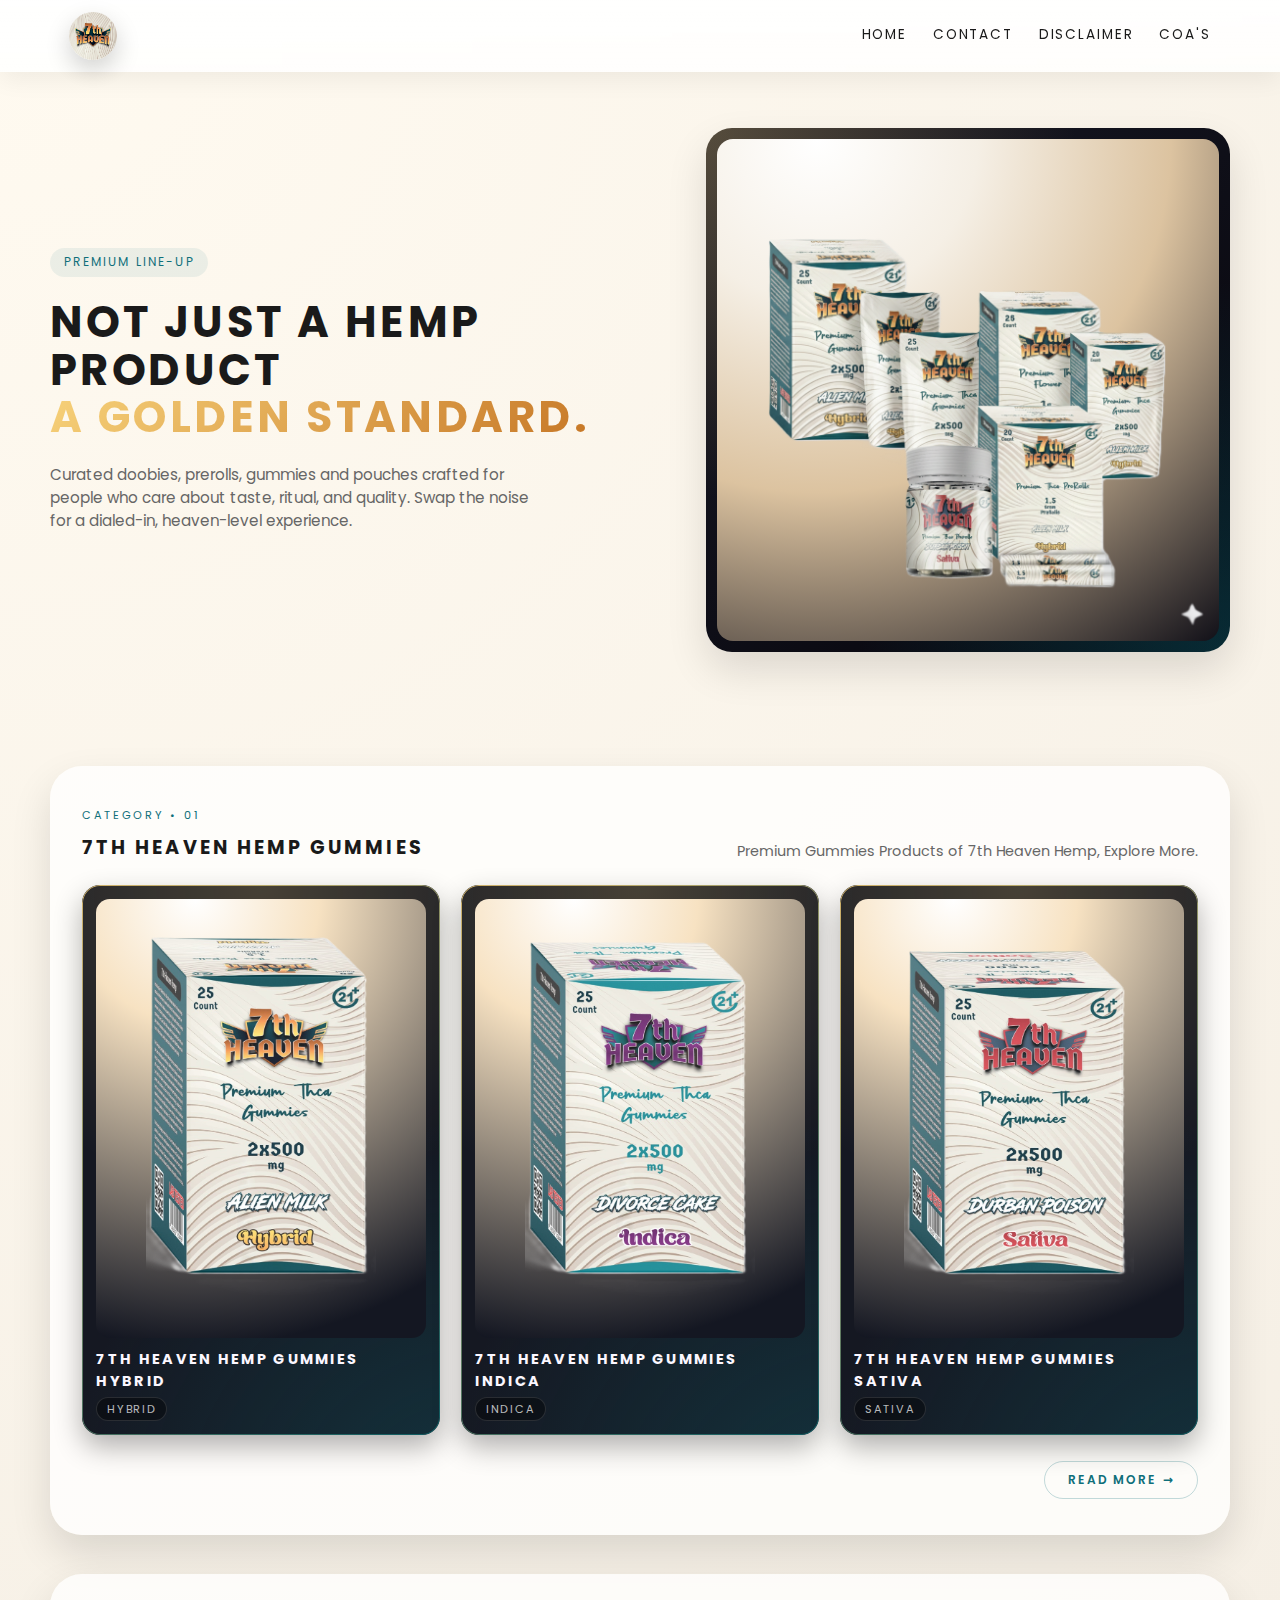
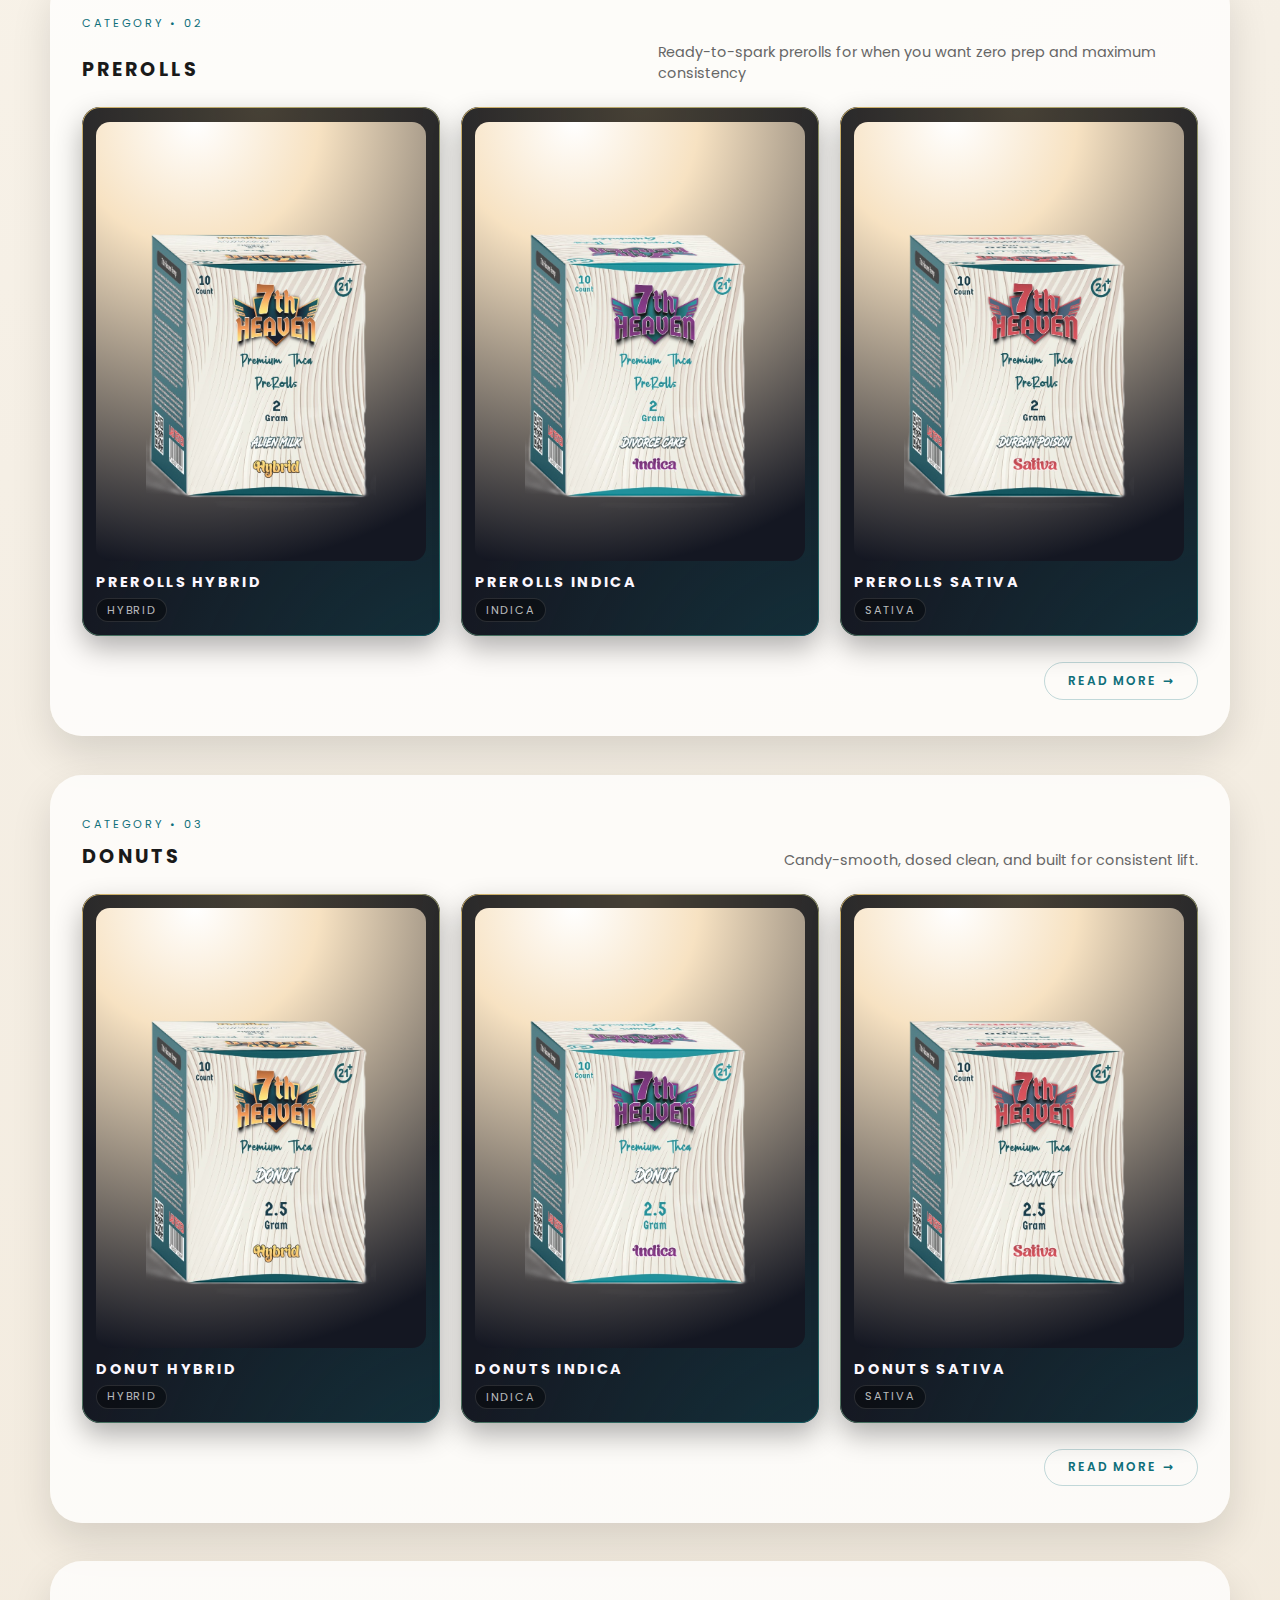
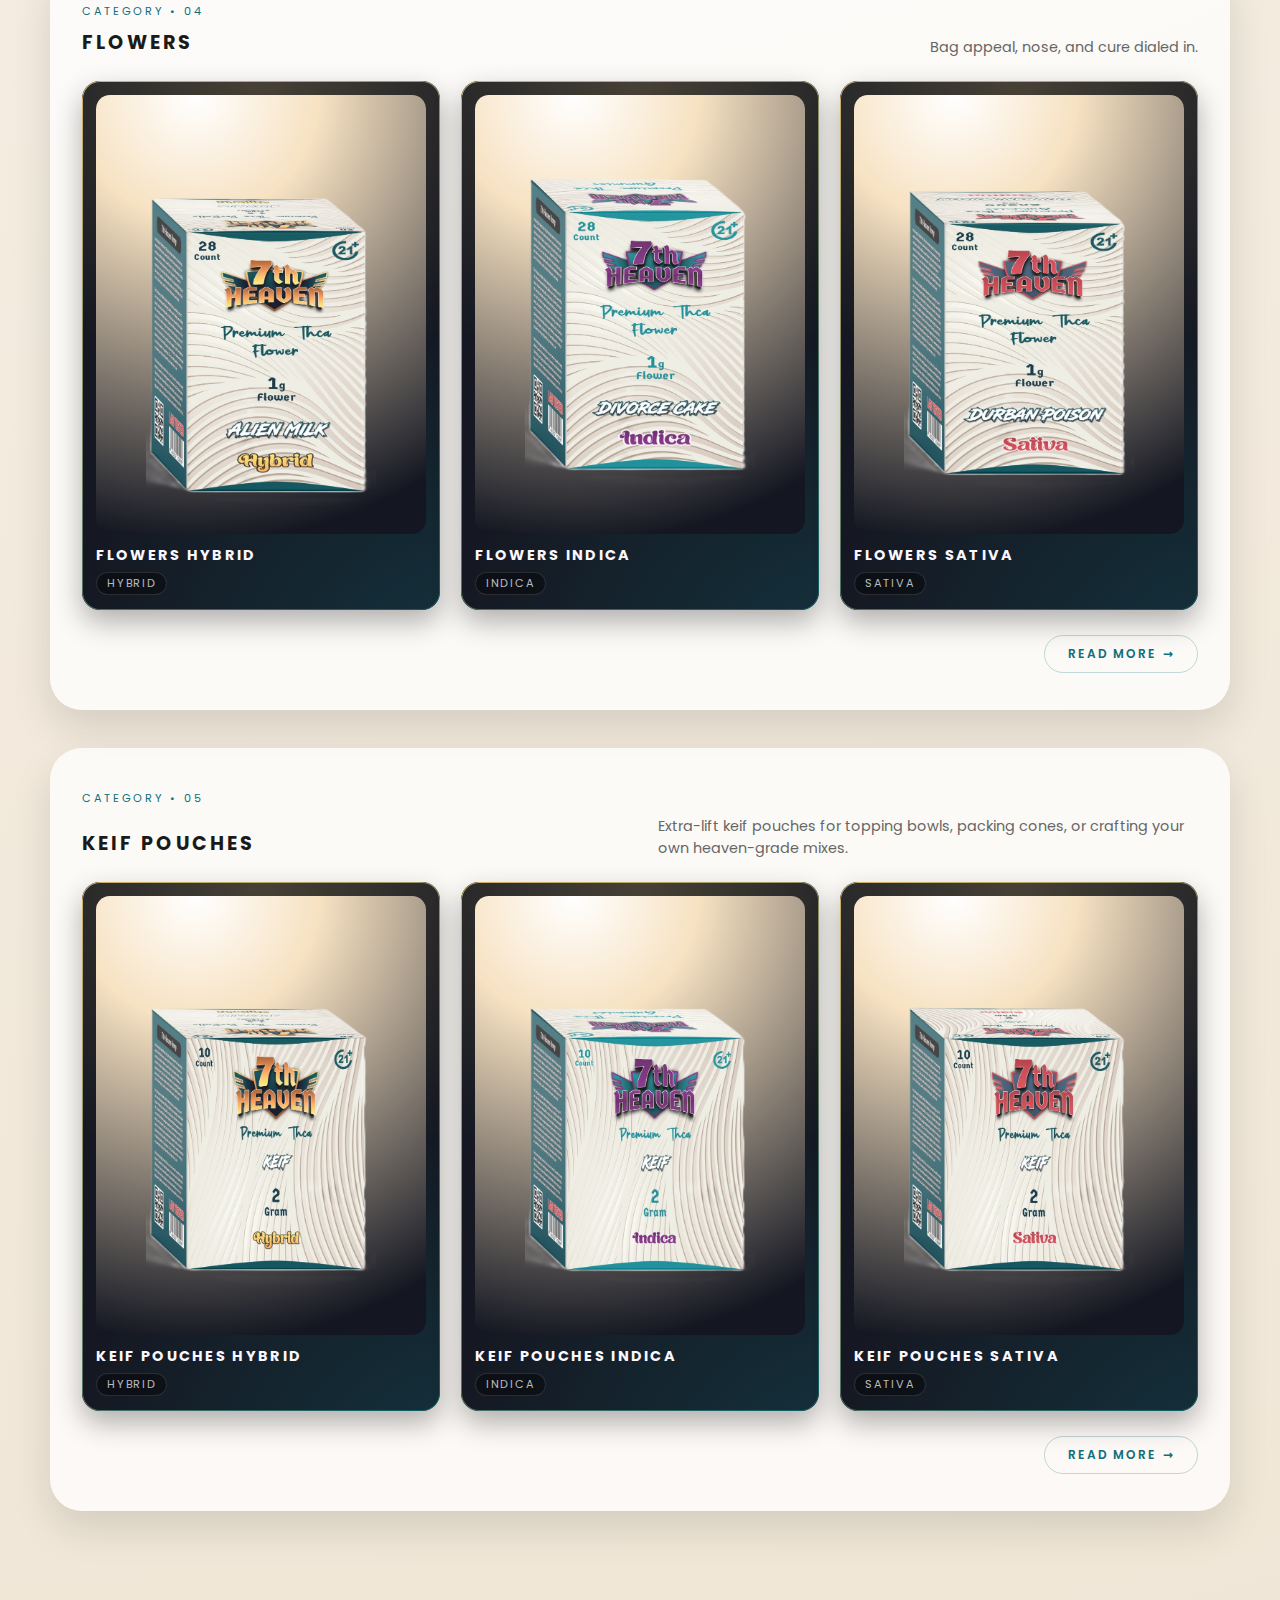
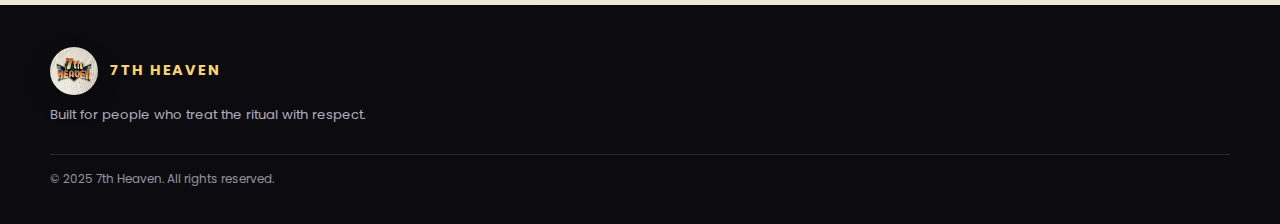
<file: index.html>
<!DOCTYPE html>
<html lang="en">
  <head>
    <meta charset="UTF-8" />
    <meta name="viewport" content="width=device-width, initial-scale=1.0" />
    <title>7th Heaven – Premium Collection</title>
    <link rel="stylesheet" href="Assets/css/style.css" />
    <link
      style="border-radius: 50%"
      rel="icon"
      href="./Assets/images/logomain.jpg"
    />
    <link rel="preconnect" href="https://fonts.googleapis.com" />
    <link rel="preconnect" href="https://fonts.gstatic.com" crossorigin />
    <link
      href="https://fonts.googleapis.com/css2?family=Amarna:ital,wght@0,100..700;1,100..700&display=swap"
      rel="stylesheet"
    />
    <link
      href="https://fonts.googleapis.com/css2?family=Poppins:wght@300;400;500;600;700&display=swap"
      rel="stylesheet"
    />
  </head>

  <body>
    <div class="page-wrapper">
      <!-- ================= HEADER ================= -->
      <header class="site-header">
        <div class="header-inner">
          <a href="#top" class="logo-area">
            <!-- Your logo image -->
            <img
              src="./Assets/images/logomain.jpg"
              alt="7th Heaven logo"
              class="logo-img"
            />
          </a>
          <nav class="nav-links">
            <a href="./index.html">Home</a>
            <a href="./contact.html">Contact</a>
            <a href="./disclaimer.html">Disclaimer</a>
            <a href="./labreports.html">COA's</a>
          </nav>

          <!-- <div class="nav-cta">
          <button class="btn btn-outline">Find Products</button>
          <button class="btn btn-primary">Contact Us</button>
        </div> -->

          <button class="menu-toggle" aria-label="Toggle navigation">
            <span class="menu-line"></span>
          </button>
        </div>

        <!-- Mobile nav -->
        <div class="mobile-nav" id="mobileNav">
          <div class="mobile-nav-inner">
            <div class="mobile-nav-links">
              <a href="index.html">Home</a>
              <a href="contact.html">Contact</a>
              <a href="labreports.html">COA's</a>
              <a href="disclaimer.html">Disclaimer</a>
            </div>
            <!-- <div class="mobile-nav-cta">
            <button class="btn btn-outline" style="flex:1;">Find a Store</button>
            <button class="btn btn-primary" style="flex:1;">Join the Club</button>
          </div> -->
          </div>
        </div>
      </header>

      <main id="top">
        <!-- ================= HERO ================= -->
        <section class="hero">
          <div class="hero-inner">
            <div class="hero-copy">
              <div class="hero-badge">
                <span>Premium line-up</span>
              </div>
              <h1 class="hero-heading">
                Not just a Hemp Product<br />
                <span class="hero-highlight">A golden standard.</span>
              </h1>
              <p class="hero-text">
                Curated doobies, prerolls, gummies and pouches crafted for
                people who care about taste, ritual, and quality. Swap the noise
                for a dialed-in, heaven-level experience.
              </p>
              <!-- <div class="hero-actions">
              <button class="btn btn-primary">
                Contact Us
              </button>
              <button class="btn btn-outline">
                Disclaimer
              </button>
            </div> -->
            </div>
            <div class="hero-media">
              <div class="hero-frame">
                <div class="hero-image-placeholder">
                  <img
                    src="./Assets/images/Banner Two.png"
                    alt="7th Heaven hero banner"
                  />
                </div>
              </div>
            </div>
          </div>
        </section>

        <section class="section">
          <div class="section-inner">
            <!-- ============== DOOBIES SECTION ============== -->
            <section class="category-section" id="doobies">
              <div class="category-tag">Category • 01</div>
              <div class="category-heading-row">
                <div>
                  <h2 class="category-title">7th Heaven Hemp Gummies</h2>
                </div>
                <p class="category-description">
                  Premium Gummies Products of 7th Heaven Hemp, Explore More.
                </p>
              </div>

              <div class="product-grid">
                <!-- Card 1 -->
                <article class="product-card">
                  <div class="product-media">
                    <div class="product-media-inner">
                      <!-- ADD IMAGE HERE -->
                      <img
                        src="./Assets/images/Gummies/Gummies hybrid box.png"
                        alt="Doobie product 1"
                      />
                    </div>
                  </div>
                  <div class="product-body">
                    <h3 class="product-title">
                      7th Heaven Hemp Gummies Hybrid
                    </h3>
                    <div class="product-meta">
                      <span class="product-pill">Hybrid</span>
                      <!-- <span>1g pre-roll</span> -->
                    </div>
                  </div>
                </article>

                <!-- Card 2 -->
                <article class="product-card">
                  <div class="product-media">
                    <div class="product-media-inner">
                      <!-- ADD IMAGE HERE -->
                      <img
                        src="./Assets/images/Gummies/Gummies Indica box.png"
                        alt="Doobie product 2"
                      />
                    </div>
                  </div>
                  <div class="product-body">
                    <h3 class="product-title">
                      7th Heaven Hemp Gummies Indica
                    </h3>
                    <div class="product-meta">
                      <span class="product-pill">Indica</span>
                    </div>
                  </div>
                </article>

                <!-- Card 3 -->
                <article class="product-card">
                  <div class="product-media">
                    <div class="product-media-inner">
                      <!-- ADD IMAGE HERE -->
                      <img
                        src="./Assets/images/Gummies/Gummies Sativa box.png"
                        alt="Doobie product 3"
                      />
                    </div>
                  </div>
                  <div class="product-body">
                    <h3 class="product-title">
                      7th Heaven Hemp Gummies Sativa
                    </h3>
                    <div class="product-meta">
                      <span class="product-pill">Sativa</span>
                    </div>
                  </div>
                </article>
              </div>

              <div class="category-footer">
                <a href="products.html" class="btn-ghost-light">
                  Read more<span>→</span>
                </a>
              </div>
            </section>

            <!-- ============== PREROLLS SECTION ============== -->
            <section class="category-section" id="prerolls">
              <div class="category-tag">Category • 02</div>
              <div class="category-heading-row">
                <div>
                  <h2 class="category-title">Prerolls</h2>
                </div>
                <p class="category-description">
                  Ready-to-spark prerolls for when you want zero prep and
                  maximum consistency
                </p>
              </div>

              <div class="product-grid">
                <!-- Card 1 -->
                <article class="product-card">
                  <div class="product-media">
                    <div class="product-media-inner">
                      <img
                        src="./Assets/images/PreRolls/prerolls hybrid box 3.png"
                        alt="Preroll product 1"
                      />
                    </div>
                  </div>
                  <div class="product-body">
                    <h3 class="product-title">PreRolls Hybrid</h3>
                    <div class="product-meta">
                      <span class="product-pill">Hybrid</span>
                      <!-- <span>0.75g</span> -->
                    </div>
                  </div>
                </article>

                <!-- Card 2 -->
                <article class="product-card">
                  <div class="product-media">
                    <div class="product-media-inner">
                      <img
                        src="./Assets/images/PreRolls/prerollls indica box 3.png"
                        alt="Preroll product 2"
                      />
                    </div>
                  </div>
                  <div class="product-body">
                    <h3 class="product-title">PreRolls Indica</h3>
                    <div class="product-meta">
                      <span class="product-pill">Indica</span>
                      <!-- <span>Smooth draw</span> -->
                    </div>
                  </div>
                </article>

                <!-- Card 3 -->
                <article class="product-card">
                  <div class="product-media">
                    <div class="product-media-inner">
                      <img
                        src="./Assets/images/PreRolls/prerolls sativa box 3.png"
                        alt="Preroll product 3"
                      />
                    </div>
                  </div>
                  <div class="product-body">
                    <h3 class="product-title">PreRolls Sativa</h3>
                    <div class="product-meta">
                      <span class="product-pill">Sativa</span>
                      <!-- <span>Slow burn</span> -->
                    </div>
                  </div>
                </article>
              </div>

              <div class="category-footer">
                <a href="products.html" class="btn-ghost-light">
                  Read more<span>→</span>
                </a>
              </div>
            </section>

            <!-- ============== GUMMIES SECTION ============== -->
            <section class="category-section" id="gummies">
              <div class="category-tag">Category • 03</div>
              <div class="category-heading-row">
                <div>
                  <h2 class="category-title">Donuts</h2>
                </div>
                <p class="category-description">
                  Candy-smooth, dosed clean, and built for consistent lift.
                </p>
              </div>

              <div class="product-grid">
                <!-- Card 1 -->
                <article class="product-card">
                  <div class="product-media">
                    <div class="product-media-inner">
                      <img src="./Assets/images/Donuts/donut hybrid box.png" />
                    </div>
                  </div>
                  <div class="product-body">
                    <h3 class="product-title">Donut Hybrid</h3>
                    <div class="product-meta">
                      <span class="product-pill">Hybrid</span>
                      <!-- <span>10 pcs</span> -->
                    </div>
                  </div>
                </article>

                <!-- Card 2 -->
                <article class="product-card">
                  <div class="product-media">
                    <div class="product-media-inner">
                      <img
                        src="./Assets/images/Donuts/donut indica box.png"
                        alt="Gummy product 2"
                      />
                    </div>
                  </div>
                  <div class="product-body">
                    <h3 class="product-title">Donuts Indica</h3>
                    <div class="product-meta">
                      <span class="product-pill">Indica</span>
                      <!-- <span>Micro dose</span> -->
                    </div>
                  </div>
                </article>

                <!-- Card 3 -->
                <article class="product-card">
                  <div class="product-media">
                    <div class="product-media-inner">
                      <img
                        src="./Assets/images/Donuts/donut sativa box.png"
                        alt="Gummy product 3"
                      />
                    </div>
                  </div>
                  <div class="product-body">
                    <h3 class="product-title">Donuts Sativa</h3>
                    <div class="product-meta">
                      <span class="product-pill">Sativa</span>
                    </div>
                  </div>
                </article>
              </div>

              <div class="category-footer">
                <a href="products.html" class="btn-ghost-light">
                  Read more<span>→</span>
                </a>
              </div>
            </section>

            <!-- ============== FLOWERS SECTION ============== -->
            <section class="category-section" id="flowers">
              <div class="category-tag">Category • 04</div>
              <div class="category-heading-row">
                <div>
                  <h2 class="category-title">Flowers</h2>
                </div>
                <p class="category-description">
                  Bag appeal, nose, and cure dialed in.
                </p>
              </div>

              <div class="product-grid">
                <!-- Card 1 -->
                <article class="product-card">
                  <div class="product-media">
                    <div class="product-media-inner">
                      <img
                        src="./Assets/images/Flowers/flower box hybrid.png"
                        alt="Flower product 1"
                      />
                    </div>
                  </div>
                  <div class="product-body">
                    <h3 class="product-title">Flowers Hybrid</h3>
                    <div class="product-meta">
                      <span class="product-pill">Hybrid</span>
                      <!-- <span>3.5g</span> -->
                    </div>
                  </div>
                </article>

                <!-- Card 2 -->
                <article class="product-card">
                  <div class="product-media">
                    <div class="product-media-inner">
                      <img
                        src="./Assets/images/Flowers/flower box indica.png"
                        alt="Flower product 2"
                      />
                    </div>
                  </div>
                  <div class="product-body">
                    <h3 class="product-title">Flowers Indica</h3>
                    <div class="product-meta">
                      <span class="product-pill">Indica</span>
                      <!-- <span>Uplift</span> -->
                    </div>
                  </div>
                </article>

                <!-- Card 3 -->
                <article class="product-card">
                  <div class="product-media">
                    <div class="product-media-inner">
                      <img
                        src="./Assets/images/Flowers/flower box sativa.png"
                        alt="Flower product 3"
                      />
                    </div>
                  </div>
                  <div class="product-body">
                    <h3 class="product-title">Flowers Sativa</h3>
                    <div class="product-meta">
                      <span class="product-pill">Sativa</span>
                      <!-- <span>Deep calm</span> -->
                    </div>
                  </div>
                </article>
              </div>

              <div class="category-footer">
                <a href="products.html" class="btn-ghost-light">
                  Read more<span>→</span>
                </a>
              </div>
            </section>

            <!-- ============== KEIF POUCHES SECTION ============== -->
            <section class="category-section" id="keif">
              <div class="category-tag">Category • 05</div>
              <div class="category-heading-row">
                <div>
                  <h2 class="category-title">Keif Pouches</h2>
                </div>
                <p class="category-description">
                  Extra-lift keif pouches for topping bowls, packing cones, or
                  crafting your own heaven-grade mixes.
                </p>
              </div>

              <div class="product-grid">
                <!-- Card 1 -->
                <article class="product-card">
                  <div class="product-media">
                    <div class="product-media-inner">
                      <img
                        src="./Assets/images/Keif Pouche/keif box hybrid.png"
                        alt="Keif pouch 1"
                      />
                    </div>
                  </div>
                  <div class="product-body">
                    <h3 class="product-title">Keif Pouches Hybrid</h3>
                    <div class="product-meta">
                      <span class="product-pill">Hybrid</span>
                    </div>
                  </div>
                </article>

                <!-- Card 2 -->
                <article class="product-card">
                  <div class="product-media">
                    <div class="product-media-inner">
                      <img
                        src="./Assets/images/Keif Pouche/keif box indica.png"
                        alt="Keif pouch 2"
                      />
                    </div>
                  </div>
                  <div class="product-body">
                    <h3 class="product-title">Keif Pouches Indica</h3>
                    <div class="product-meta">
                      <span class="product-pill">Indica</span>
                    </div>
                  </div>
                </article>

                <!-- Card 3 -->
                <article class="product-card">
                  <div class="product-media">
                    <div class="product-media-inner">
                      <img
                        src="./Assets/images/Keif Pouche/keif box sativa.png"
                        alt="Keif pouch 3"
                      />
                    </div>
                  </div>
                  <div class="product-body">
                    <h3 class="product-title">Keif Pouches Sativa</h3>
                    <div class="product-meta">
                      <span class="product-pill">Sativa</span>
                    </div>
                  </div>
                </article>
              </div>

              <div class="category-footer">
                <a href="products.html" class="btn-ghost-light">
                  Read more<span>→</span>
                </a>
              </div>
            </section>
          </div>
        </section>
      </main>

      <footer class="site-footer">
        <div class="footer-inner">
          <div class="footer-logo-block">
            <div class="logo-area">
              <img
                src="./Assets/images/logomain.jpg"
                alt="7th Heaven logo"
                class="logo-img"
              />
              <div class="logo-text">
                <div class="logo-title" style="color: #f7d27a">7th Heaven</div>
              </div>
            </div>
            <p class="footer-text">
              Built for people who treat the ritual with respect.
            </p>
          </div>
        </div>

        <div class="footer-meta">
          <span>© 2025 7th Heaven. All rights reserved.</span>
        </div>
      </footer>
    </div>

    <script>
      const menuToggle = document.querySelector(".menu-toggle");
      const mobileNav = document.getElementById("mobileNav");

      menuToggle.addEventListener("click", () => {
        mobileNav.classList.toggle("open");
      });
      mobileNav.addEventListener("click", (e) => {
        if (e.target.tagName === "A") {
          mobileNav.classList.remove("open");
        }
      });
    </script>
  </body>
</html>
</file>
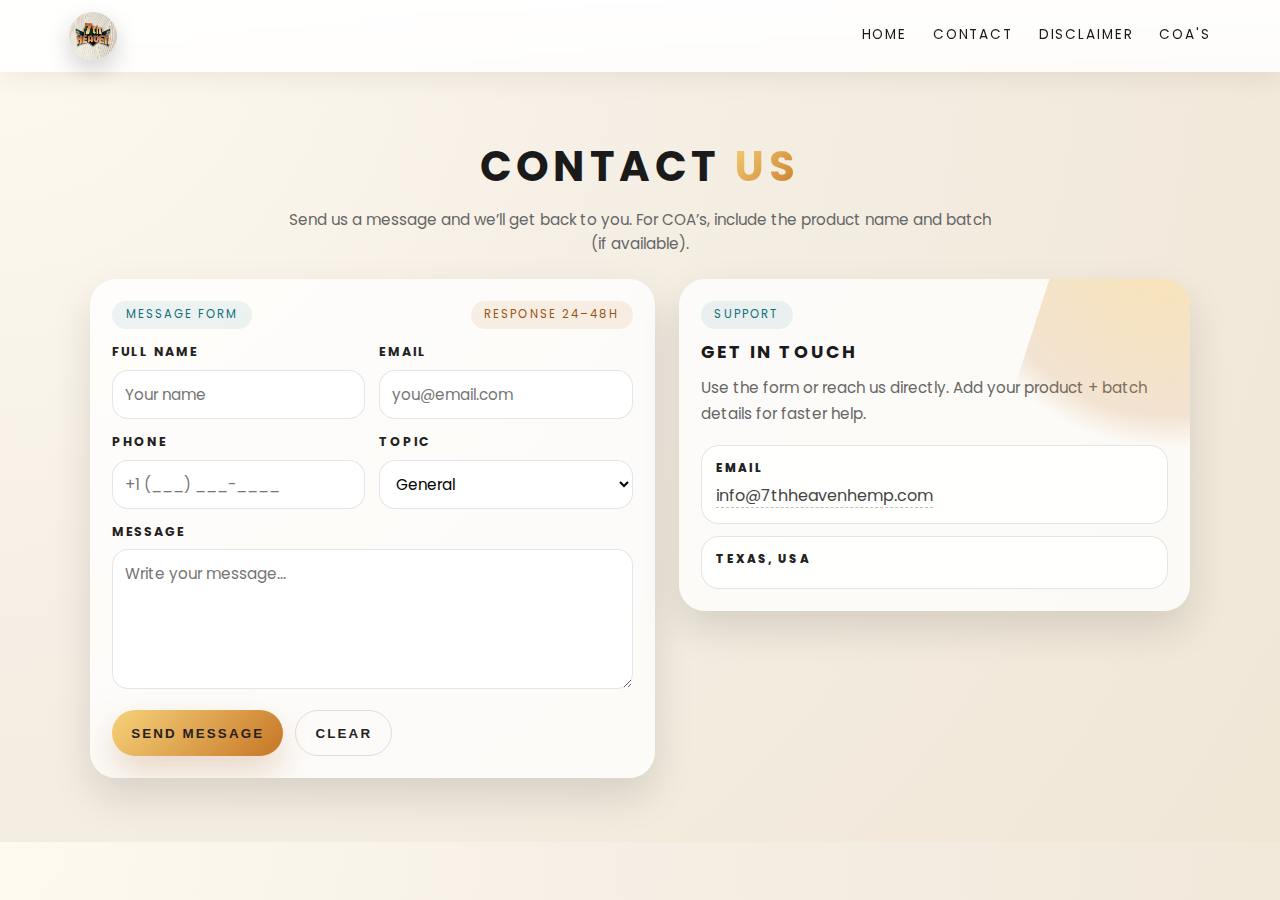
<file: contact.html>
<!DOCTYPE html>
<html lang="en">
  <head>
    <meta charset="UTF-8" />
    <meta name="viewport" content="width=device-width, initial-scale=1.0" />
    <title>Contact | 7th Heaven Hemp</title>

    <link rel="stylesheet" href="Assets/css/style.css" />

    <link rel="preconnect" href="https://fonts.googleapis.com" />
    <link rel="preconnect" href="https://fonts.gstatic.com" crossorigin />
    <link
      href="https://fonts.googleapis.com/css2?family=Amarna:ital,wght@0,100..700;1,100..700&display=swap"
      rel="stylesheet"
    />
    <link
      href="https://fonts.googleapis.com/css2?family=Poppins:wght@300;400;500;600;700&display=swap"
      rel="stylesheet"
    />

    <style>
      .contact-page {
        padding: 5% 6%;
      }
      .contact-wrap {
        max-width: 1100px;
        margin: 0 auto;
        display: grid;
        grid-template-columns: 1.05fr 0.95fr;
        gap: 24px;
        align-items: start;
      }
      @media (max-width: 900px) {
        .contact-wrap {
          grid-template-columns: 1fr;
        }
      }

      .contact-hero {
        max-width: 1100px;
        margin: 0 auto 22px;
        text-align: center;
      }
      .contact-title {
        font-size: clamp(1.9rem, 3.6vw, 2.6rem);
        text-transform: uppercase;
        letter-spacing: 0.12em;
        margin: 0 0 0.6rem;
      }
      .contact-sub {
        max-width: 720px;
        margin: 0 auto;
        color: #666;
        font-size: 0.95rem;
        line-height: 1.6;
      }

      .card {
        background: rgba(255, 255, 255, 0.78);
        border-radius: 26px;
        box-shadow: 0 18px 40px rgba(0, 0, 0, 0.12);
        overflow: hidden;
      }

      .form-card {
        padding: 22px;
      }
      .form-head {
        display: flex;
        align-items: center;
        justify-content: space-between;
        gap: 14px;
        margin-bottom: 14px;
      }
      .form-badge {
        display: inline-flex;
        align-items: center;
        gap: 0.5rem;
        font-size: 0.72rem;
        text-transform: uppercase;
        letter-spacing: 0.18em;
        padding: 0.35rem 0.85rem;
        border-radius: 999px;
        background: rgba(15, 111, 122, 0.08);
        color: var(--accent-teal, #0f6f7a);
        width: fit-content;
        white-space: nowrap;
      }
      .gold-word {
        background: linear-gradient(135deg, #f7d27a, #c67625);
        -webkit-background-clip: text;
        color: transparent;
      }

      .form-grid {
        display: grid;
        grid-template-columns: 1fr 1fr;
        gap: 14px;
        margin-top: 14px;
      }
      @media (max-width: 560px) {
        .form-grid {
          grid-template-columns: 1fr;
        }
      }

      .field {
        text-align: left;
      }
      .label {
        display: block;
        font-size: 0.78rem;
        font-weight: 700;
        letter-spacing: 0.14em;
        text-transform: uppercase;
        color: #222;
        margin: 0 0 8px;
      }

      .input,
      .textarea,
      .select {
        width: 100%;
        border-radius: 16px;
        border: 1px solid rgba(0, 0, 0, 0.1);
        padding: 12px 12px;
        font-family: inherit;
        font-size: 0.95rem;
        background: rgba(255, 255, 255, 0.9);
        outline: none;
        transition: box-shadow 0.15s ease, border-color 0.15s ease,
          transform 0.12s ease;
      }
      .textarea {
        min-height: 140px;
        resize: vertical;
      }

      .input:focus,
      .textarea:focus,
      .select:focus {
        border-color: rgba(198, 118, 37, 0.55);
        box-shadow: 0 0 0 4px rgba(198, 118, 37, 0.15);
      }

      .full {
        grid-column: 1 / -1;
      }

      .form-actions {
        display: flex;
        gap: 12px;
        margin-top: 14px;
        flex-wrap: wrap;
      }

      .btn-gold {
        border: 0;
        cursor: pointer;
        padding: 0.9rem 1.2rem;
        border-radius: 999px;
        font-weight: 800;
        letter-spacing: 0.16em;
        text-transform: uppercase;
        background: linear-gradient(135deg, #f7d27a, #c67625);
        color: #262021;
        box-shadow: 0 16px 34px rgba(160, 89, 16, 0.22);
        transition: transform 0.12s ease, filter 0.12s ease;
      }
      .btn-gold:hover {
        transform: translateY(-1px);
        filter: brightness(1.02);
      }
      .btn-ghost {
        border: 1px solid rgba(0, 0, 0, 0.12);
        background: transparent;
        cursor: pointer;
        padding: 0.9rem 1.2rem;
        border-radius: 999px;
        font-weight: 800;
        letter-spacing: 0.16em;
        text-transform: uppercase;
        color: #222;
      }

      .side-card {
        padding: 22px;
        position: relative;
        overflow: hidden;
      }
      .side-top {
        display: flex;
        flex-direction: column;
        gap: 10px;
        margin-bottom: 18px;
        text-align: left;
      }
      .side-title {
        font-size: 1.1rem;
        text-transform: uppercase;
        letter-spacing: 0.14em;
        margin: 0;
      }
      .side-text {
        color: #666;
        margin: 0;
        line-height: 1.7;
        font-size: 0.95rem;
      }

      .info-grid {
        display: grid;
        grid-template-columns: 1fr;
        gap: 12px;
        margin-top: 16px;
      }
      .info-item {
        border: 1px solid rgba(0, 0, 0, 0.1);
        border-radius: 18px;
        padding: 14px 14px;
        background: rgba(255, 255, 255, 0.85);
        text-align: left;
      }
      .info-k {
        font-size: 0.72rem;
        letter-spacing: 0.18em;
        text-transform: uppercase;
        font-weight: 800;
        color: #222;
        margin: 0 0 6px;
      }
      .info-v {
        margin: 0;
        color: #444;
        line-height: 1.6;
        word-break: break-word;
      }
      .info-v a {
        color: inherit;
        text-decoration: none;
        border-bottom: 1px dashed rgba(0, 0, 0, 0.25);
      }
      .info-v a:hover {
        border-bottom-color: rgba(198, 118, 37, 0.7);
      }

      .side-accent {
        position: absolute;
        inset: -40% -35% auto auto;
        width: 320px;
        height: 320px;
        background: radial-gradient(
          circle at 30% 30%,
          rgba(247, 210, 122, 0.55),
          rgba(198, 118, 37, 0.18) 60%,
          transparent 70%
        );
        transform: rotate(18deg);
        pointer-events: none;
      }

      .toast {
        margin-top: 14px;
        padding: 12px 14px;
        border-radius: 16px;
        border: 1px solid rgba(0, 0, 0, 0.1);
        background: rgba(15, 111, 122, 0.06);
        color: #0f6f7a;
        font-size: 0.92rem;
        display: none;
        text-align: left;
      }
      .toast.show {
        display: block;
      }
    </style>
  </head>

  <body>
    <header class="site-header">
      <div class="header-inner">
        <a href="index.html" class="logo-area">
          <img
            src="./Assets/images/logomain.jpg"
            alt="7th Heaven logo"
            class="logo-img"
          />
        </a>

        <nav class="nav-links">
          <a href="index.html">Home</a>
          <a href="contact.html" class="active">Contact</a>
          <a href="disclaimer.html">Disclaimer</a>
          <a href="labreports.html">COA's</a>
        </nav>

        <button class="menu-toggle" aria-label="Toggle navigation">
          <span class="menu-line"></span>
        </button>
      </div>

      <div class="mobile-nav" id="mobileNav">
        <div class="mobile-nav-inner">
          <div class="mobile-nav-links">
            <a href="index.html">Home</a>
            <a href="contact.html">Contact</a>
            <a href="labreports.html">COA's</a>
            <a href="disclaimer.html">Disclaimer</a>
          </div>
        </div>
      </div>
    </header>

    <section class="contact-page">
      <div class="contact-hero">
        <h1 class="contact-title">Contact <span class="gold-word">Us</span></h1>
        <p class="contact-sub">
          Send us a message and we’ll get back to you. For COA’s, include the
          product name and batch (if available).
        </p>
      </div>

      <div class="contact-wrap">
        <div class="card form-card">
          <div class="form-head">
            <div class="form-badge">Message Form</div>
            <div
              class="form-badge"
              style="background: rgba(198, 118, 37, 0.1); color: #9a5316"
            >
              Response 24–48h
            </div>
          </div>

          <form
            method="post"
            action="https://formspree.io/f/xwpgjbgj"
            id="contactForm"
            novalidate
          >
            <div class="form-grid">
              <div class="field">
                <label class="label" for="name">Full Name</label>
                <input
                  class="input"
                  id="name"
                  name="name"
                  type="text"
                  placeholder="Your name"
                  required
                />
              </div>

              <div class="field">
                <label class="label" for="email">Email</label>
                <input
                  class="input"
                  id="email"
                  name="email"
                  type="email"
                  placeholder="you@email.com"
                  required
                />
              </div>

              <div class="field">
                <label class="label" for="phone">Phone</label>
                <input
                  class="input"
                  id="phone"
                  name="phone"
                  type="tel"
                  placeholder="+1 (___) ___-____"
                />
              </div>

              <div class="field">
                <label class="label" for="topic">Topic</label>
                <select class="select" id="topic" name="topic">
                  <option value="General">General</option>
                  <option value="Order">Order / Purchase</option>
                  <option value="COA">COA / Lab Report</option>
                  <option value="Wholesale">Wholesale</option>
                  <option value="Support">Support</option>
                </select>
              </div>

              <div class="field full">
                <label class="label" for="message">Message</label>
                <textarea
                  class="textarea"
                  id="message"
                  name="message"
                  placeholder="Write your message..."
                  required
                ></textarea>
              </div>
            </div>

            <div class="form-actions">
              <button class="btn-gold" type="submit">Send Message</button>
              <button class="btn-ghost" type="reset">Clear</button>
            </div>

            <div class="toast" id="toast">
              Thanks! Your message is ready to send.
            </div>
          </form>
        </div>

        <div class="card side-card">
          <div class="side-accent"></div>

          <div class="side-top">
            <p class="form-badge">Support</p>
            <h2 class="side-title">Get in touch</h2>
            <p class="side-text">
              Use the form or reach us directly. Add your product + batch
              details for faster help.
            </p>
          </div>

          <div class="info-grid">
            <div class="info-item">
              <p class="info-k">Email</p>
              <p class="info-v">
                <a href="mailto:info@7thheavenhemp.com"
                  >info@7thheavenhemp.com
                </a>
              </p>
            </div>

            <!-- <div class="info-item">
              <p class="info-k">Phone</p>
              <p class="info-v">
                <a href="tel:+10000000000">+1 000 000 0000</a>
              </p>
            </div> -->

            <!-- <div class="info-item">
              <p class="info-k">Business Hours</p>
              <p class="info-v">Mon–Fri • 10:00 AM – 6:00 PM</p>
            </div> -->

            <div class="info-item">
              <p class="info-k">Texas, USA</p>
              <!-- <p class="info-v">Add your address here</p> -->
            </div>
          </div>
        </div>
      </div>
    </section>

    <script>
      const menuToggle = document.querySelector(".menu-toggle");
      const mobileNav = document.getElementById("mobileNav");
      if (menuToggle && mobileNav) {
        menuToggle.addEventListener("click", () =>
          mobileNav.classList.toggle("open")
        );
        mobileNav.addEventListener("click", (e) => {
          if (e.target.tagName === "A") mobileNav.classList.remove("open");
        });
      }
    </script>
  </body>
</html>
</file>
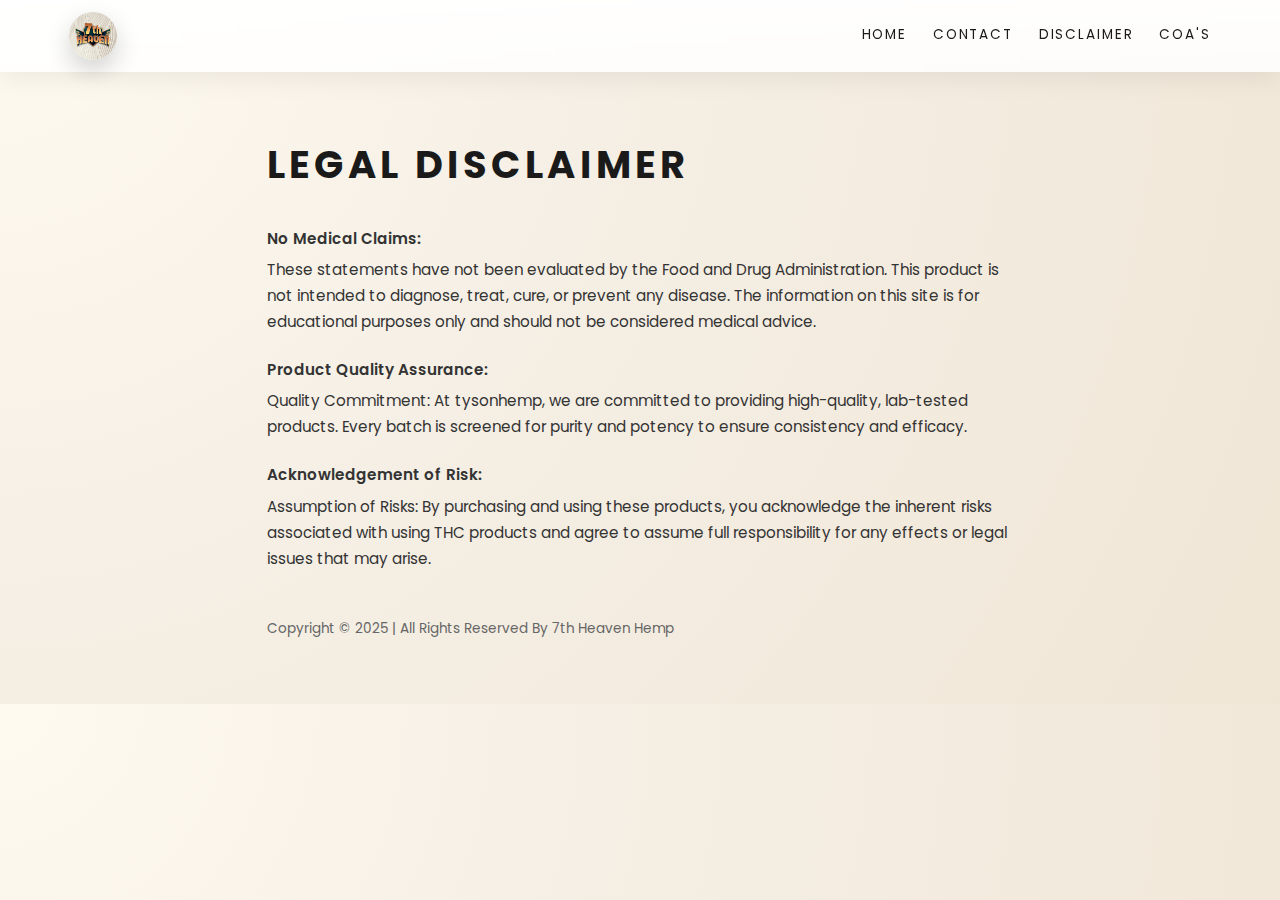
<file: disclaimer.html>
<!DOCTYPE html>
<html lang="en">
  <head>
    <meta charset="UTF-8" />
    <meta name="viewport" content="width=device-width, initial-scale=1.0" />
    <title>Disclaimer | 7th Heaven Hemp</title>

    <link rel="stylesheet" href="Assets/css/style.css" />
    <link rel="preconnect" href="https://fonts.googleapis.com" />
    <link rel="preconnect" href="https://fonts.gstatic.com" crossorigin />
    <link
      href="https://fonts.googleapis.com/css2?family=Amarna:ital,wght@0,100..700;1,100..700&display=swap"
      rel="stylesheet"
    />
    <link
      href="https://fonts.googleapis.com/css2?family=Poppins:wght@300;400;500;600;700&display=swap"
      rel="stylesheet"
    />

    <style>
      .disclaimer-page {
        padding: 5% 6%;
        max-width: 900px;
        margin: 0 auto;
      }

      .disclaimer-title {
        font-size: clamp(1.8rem, 3.5vw, 2.4rem);
        letter-spacing: 0.12em;
        text-transform: uppercase;
        margin-bottom: 2rem;
      }

      .disclaimer-content p {
        margin-bottom: 1.4rem;
        font-size: 0.95rem;
        line-height: 1.7;
        color: #333;
      }

      .disclaimer-content strong {
        display: block;
        margin-bottom: 0.35rem;
        font-weight: 600;
      }

      .disclaimer-footer {
        margin-top: 3rem;
        font-size: 0.85rem;
        color: #666;
      }
    </style>
  </head>

  <body>
    <header class="site-header">
      <div class="header-inner">
        <a href="index.html" class="logo-area">
          <img
            src="./Assets/images/logomain.jpg"
            alt="7th Heaven logo"
            class="logo-img"
          />
        </a>

        <nav class="nav-links">
          <a href="index.html">Home</a>
          <a href="contact.html">Contact</a>
          <a href="disclaimer.html" class="active">Disclaimer</a>
          <a href="labreports.html">COA's</a>
        </nav>

        <div class="mobile-nav" id="mobileNav">
          <div class="mobile-nav-inner">
            <div class="mobile-nav-links">
              <a href="index.html">Home</a>
              <a href="contact.html">Contact</a>
              <a href="labreports.html">COA's</a>
              <a href="disclaimer.html">Disclaimer</a>
            </div>
            <!-- <div class="mobile-nav-cta">
            <button class="btn btn-outline" style="flex:1;">Find a Store</button>
            <button class="btn btn-primary" style="flex:1;">Join the Club</button>
          </div> -->
          </div>
        </div>

        <button class="menu-toggle" aria-label="Toggle navigation">
          <span class="menu-line"></span>
        </button>
      </div>
    </header>

    <section class="disclaimer-page">
      <h1 class="disclaimer-title">Legal Disclaimer</h1>

      <div class="disclaimer-content">
        <p>
          <strong>No Medical Claims:</strong>
          These statements have not been evaluated by the Food and Drug
          Administration. This product is not intended to diagnose, treat, cure,
          or prevent any disease. The information on this site is for
          educational purposes only and should not be considered medical advice.
        </p>

        <p>
          <strong>Product Quality Assurance:</strong>
          Quality Commitment: At tysonhemp, we are committed to providing
          high-quality, lab-tested products. Every batch is screened for purity
          and potency to ensure consistency and efficacy.
        </p>

        <p>
          <strong>Acknowledgement of Risk:</strong>
          Assumption of Risks: By purchasing and using these products, you
          acknowledge the inherent risks associated with using THC products and
          agree to assume full responsibility for any effects or legal issues
          that may arise.
        </p>
      </div>

      <div class="disclaimer-footer">
        Copyright © 2025 | All Rights Reserved By 7th Heaven Hemp
      </div>
    </section>

    <script>
      const menuToggle = document.querySelector(".menu-toggle");
      const mobileNav = document.getElementById("mobileNav");
      if (menuToggle && mobileNav) {
        menuToggle.addEventListener("click", () =>
          mobileNav.classList.toggle("open")
        );
      }
    </script>
  </body>
</html>
</file>
<file: Assets/css/style.css>
:root {
      --bg-main: #f5efe5;
      --bg-light: #fbf6ee;
      --bg-dark: #111018;
      --bg-card: #182029;
      --accent-teal: #0f6f7a;
      --gold-light: #f7d27a;
      --gold-mid: #f2b44c;
      --gold-dark: #c67625;
      --text-main: #1a1a1a;
      --text-muted: #666;
      --radius-lg: 18px;
      --radius-xl: 26px;
      --shadow-soft: 0 18px 40px rgba(0, 0, 0, 0.12);
      --max-width: 1180px;
      --header-height: 72px;
    }

    * {
      box-sizing: border-box;
      margin: 0;
      padding: 0;
    }

    body {
      font-family: "Poppins", system-ui, -apple-system, BlinkMacSystemFont, sans-serif;
      background: radial-gradient(circle at top left, #fffaf0 0, var(--bg-main) 40%, #f0e6d6 100%);
      color: var(--text-main);
      line-height: 1.5;
    }

    img {
      max-width: 100%;
      display: block;
    }

    a {
      text-decoration: none;
      color: inherit;
    }

    .page-wrapper {
      min-height: 100vh;
      display: flex;
      flex-direction: column;
    }

    /* ================= HEADER ================= */
.mobile-nav {
  display: none;
}
/* remove old circle if you keep .logo-mark in HTML */
.logo-mark {
  display: none;
}

/* image logo */
.logo-img {
  width: 48px;
  height: 48px;
  border-radius: 50%;           /* keep if logo is circular */
  object-fit: cover;
  box-shadow: 0 10px 24px rgba(0,0,0,0.18);
}

    .site-header {
      position: sticky;
      top: 0;
      z-index: 50;
      background: linear-gradient(180deg, rgba(255,255,255,0.95), rgba(255,255,255,0.85));
      backdrop-filter: blur(14px);
      box-shadow: 0 8px 25px rgba(0,0,0,0.06);
    }

    .header-inner {
      max-width: var(--max-width);
      margin: 0 auto;
      height: var(--header-height);
      display: flex;
      align-items: center;
      justify-content: space-between;
      padding: 0 1.2rem;
    }

    .logo-area {
      display: flex;
      align-items: center;
      gap: 0.75rem;
    }

    .logo-mark {
      width: 44px;
      height: 44px;
      border-radius: 999px;
      background: radial-gradient(circle at 30% 20%, var(--gold-light), var(--gold-dark));
      display: flex;
      align-items: center;
      justify-content: center;
      box-shadow: 0 10px 24px rgba(0,0,0,0.18);
      color: #fff;
      font-weight: 700;
      font-size: 1.1rem;
      letter-spacing: 0.05em;
    }

    .logo-text {
      display: flex;
      flex-direction: column;
      gap: 0.1rem;
    }

    .logo-title {
      font-weight: 700;
      letter-spacing: 0.12em;
      text-transform: uppercase;
      font-size: 0.9rem;
    }

    .logo-subtitle {
      font-size: 0.7rem;
      text-transform: uppercase;
      letter-spacing: 0.18em;
      color: var(--text-muted);
    }

    .nav-links {
      display: flex;
      align-items: center;
      gap: 1.6rem;
      font-size: 0.85rem;
      text-transform: uppercase;
      letter-spacing: 0.14em;
    }

    .nav-links a {
      position: relative;
      padding-bottom: 0.15rem;
    }

    .nav-links a::after {
      content: "";
      position: absolute;
      left: 0;
      bottom: 0;
      width: 0;
      height: 2px;
      border-radius: 999px;
      background: linear-gradient(90deg, var(--gold-light), var(--gold-dark));
      transition: width 0.2s ease-out;
    }

    .nav-links a:hover::after {
      width: 100%;
    }

    .nav-cta {
      display: flex;
      align-items: center;
      gap: 0.75rem;
    }

    .btn {
      border-radius: 999px;
      padding: 0.6rem 1.6rem;
      font-size: 0.8rem;
      font-weight: 600;
      text-transform: uppercase;
      letter-spacing: 0.16em;
      border: none;
      outline: none;
      cursor: pointer;
      display: inline-flex;
      align-items: center;
      justify-content: center;
      gap: 0.4rem;
      transition: transform 0.14s ease, box-shadow 0.14s ease, background 0.14s ease, color 0.14s ease;
      white-space: nowrap;
    }

    .btn-primary {
      background: linear-gradient(135deg, var(--gold-light), var(--gold-dark));
      color: #262021;
      box-shadow: 0 14px 30px rgba(160,89,16,0.35);
    }

    .btn-primary:hover {
      transform: translateY(-1px);
      box-shadow: 0 16px 36px rgba(160,89,16,0.45);
    }

    .btn-outline {
      background: transparent;
      border: 1px solid rgba(0,0,0,0.16);
      color: var(--text-main);
    }

    .btn-outline:hover {
      background: rgba(0,0,0,0.04);
    }

    .menu-toggle {
      display: none;
      border: none;
      background: transparent;
      cursor: pointer;
    }

    .menu-line {
      width: 20px;
      height: 2px;
      border-radius: 999px;
      background: #111;
      position: relative;
    }

    .menu-line::before,
    .menu-line::after {
      content: "";
      position: absolute;
      left: 0;
      width: 20px;
      height: 2px;
      border-radius: 999px;
      background: #111;
    }

    .menu-line::before {
      top: -6px;
    }

    .menu-line::after {
      top: 6px;
    }

    /* =============== LAYOUT HELPERS =============== */

    .section {
      padding: 3.8rem 1.2rem 3.5rem;
    }

    .section-inner {
      max-width: var(--max-width);
      margin: 0 auto;
    }

    .section-header {
      display: flex;
      flex-direction: column;
      gap: 0.4rem;
      margin-bottom: 1.8rem;
    }

    .eyebrow {
      font-size: 0.75rem;
      letter-spacing: 0.3em;
      text-transform: uppercase;
      color: var(--accent-teal);
    }

    .section-title {
      font-size: 1.6rem;
      text-transform: uppercase;
      letter-spacing: 0.12em;
    }

    .section-subtitle {
      max-width: 540px;
      color: var(--text-muted);
      font-size: 0.9rem;
    }

    /* =============== HERO =============== */

    .hero {
      padding: 3.5rem 1.2rem 3.3rem;
    }

    .hero-inner {
      max-width: var(--max-width);
      margin: 0 auto;
      display: grid;
      grid-template-columns: minmax(0, 1.3fr) minmax(0, 1.1fr);
      gap: 2.3rem;
      align-items: stretch;
    }

    .hero-copy {
      display: flex;
      flex-direction: column;
      justify-content: center;
      gap: 1.4rem;
    }

    .hero-badge {
      display: inline-flex;
      align-items: center;
      gap: 0.5rem;
      font-size: 0.75rem;
      text-transform: uppercase;
      letter-spacing: 0.18em;
      padding: 0.35rem 0.9rem;
      border-radius: 999px;
      background: rgba(15,111,122,0.08);
      color: var(--accent-teal);
      width: fit-content;
    }

    .hero-heading {
      font-size: clamp(2.1rem, 4vw, 2.7rem);
      text-transform: uppercase;
      letter-spacing: 0.08em;
      line-height: 1.1;
    }

    .hero-highlight {
      background: linear-gradient(135deg, var(--gold-light), var(--gold-dark));
      -webkit-background-clip: text;
      color: transparent;
    }

    .hero-text {
      color: var(--text-muted);
      max-width: 480px;
      font-size: 0.95rem;
    }

    .hero-actions {
      display: flex;
      flex-wrap: wrap;
      gap: 0.9rem;
      margin-top: 0.2rem;
    }

    .hero-meta {
      display: flex;
      gap: 1.4rem;
      margin-top: 1.4rem;
      font-size: 0.75rem;
      color: var(--text-muted);
      text-transform: uppercase;
      letter-spacing: 0.16em;
    }

    .hero-media {
      position: relative;
    }

    .hero-frame {
      position: relative;
      padding: 0.7rem;
      border-radius: var(--radius-xl);
      background: radial-gradient(circle at 0 0, rgba(247,210,122,0.28), transparent 50%),
                  radial-gradient(circle at 100% 100%, rgba(12,102,117,0.4), transparent 50%),
                  linear-gradient(140deg, #181925, #05040a);
      box-shadow: var(--shadow-soft);
      overflow: hidden;
      height: 100%;
      min-height: 260px;
      display: flex;
      align-items: stretch;
    }

    .hero-image-placeholder {
      flex: 1;
      border-radius: calc(var(--radius-xl) - 10px);
      background: radial-gradient(circle at 20% 0%, #ffffff 0, #f5efe5 25%, #dcc3a0 55%, #111018 100%);
      overflow: hidden;
      position: relative;
    }

    .hero-image-placeholder-inner {
      position: absolute;
      inset: 12%;
      border-radius: 26px;
      border: 1px solid rgba(255,255,255,0.12);
      background: rgba(0,0,0,0.28);
      display: flex;
      align-items: center;
      justify-content: center;
      color: rgba(255,255,255,0.76);
      text-align: center;
      font-size: 0.9rem;
      padding: 1rem;
    }

    .hero-image-placeholder-inner span {
      max-width: 250px;
    }

    /* =============== CATEGORY SECTION (GRID SHARED) =============== */

    .category-section {
      background: rgba(255,255,255,0.76);
      border-radius: 32px;
      box-shadow: var(--shadow-soft);
      padding: 2.6rem 2rem 2.3rem;
      margin-bottom: 2.4rem;
    }

    .category-tag {
      font-size: 0.7rem;
      text-transform: uppercase;
      letter-spacing: 0.24em;
      color: var(--accent-teal);
      margin-bottom: 0.6rem;
    }

    .category-heading-row {
      display: flex;
      flex-wrap: wrap;
      justify-content: space-between;
      align-items: flex-end;
      gap: 1rem;
      margin-bottom: 1.4rem;
    }

    .category-title {
      font-size: 1.2rem;
      text-transform: uppercase;
      letter-spacing: 0.16em;
    }

    .category-description {
      color: var(--text-muted);
      font-size: 0.9rem;
      max-width: 540px;
    }

    .product-grid {
      display: grid;
      grid-template-columns: repeat(3, minmax(0, 1fr));
      gap: 1.3rem;
      margin-bottom: 1.6rem;
    }

    .product-card {
      background: radial-gradient(circle at top, rgba(247,210,122,0.22), transparent 55%),
                  radial-gradient(circle at 110% 120%, rgba(15,111,122,0.35), transparent 55%),
                  #151822;
      border-radius: var(--radius-lg);
      padding: 0.9rem;
      position: relative;
      overflow: hidden;
      box-shadow: 0 12px 28px rgba(0,0,0,0.3);
    }

    .product-card::before {
      content: "";
      position: absolute;
      inset: 0;
      border-radius: inherit;
      padding: 1px;
      background: linear-gradient(145deg, rgba(247,210,122,0.9), rgba(13,110,115,0.8));
      -webkit-mask: 
        linear-gradient(#fff 0 0) content-box,
        linear-gradient(#fff 0 0);
      -webkit-mask-composite: xor;
      mask-composite: exclude;
      opacity: 0.9;
    }

    .product-media {
      position: relative;
      border-radius: 14px;
      overflow: hidden;
      background: radial-gradient(circle at 30% 0, #ffffff 0, #f7e2c2 25%, #141722 90%);
      margin-bottom: 0.7rem;
    }

    .product-media-inner {
      position: relative;
      aspect-ratio: 3 / 4;
      display: flex;
      align-items: center;
      justify-content: center;
    }

    .product-media-inner img {
      width: 70%;
      height: 100%;
      object-fit: cover;
    }

    .product-media-placeholder {
      position: absolute;
      inset: 15% 18%;
      border-radius: 16px;
      border: 1px dashed rgba(255,255,255,0.35);
      display: flex;
      align-items: center;
      justify-content: center;
      padding: 0.6rem;
      text-align: center;
      font-size: 0.75rem;
      color: rgba(255,255,255,0.68);
    }

    .product-body {
      display: flex;
      flex-direction: column;
      gap: 0.2rem;
      color: #fbf7ff;
    }

    .product-title {
      font-size: 0.9rem;
      text-transform: uppercase;
      letter-spacing: 0.16em;
    }

    .product-meta {
      display: flex;
      justify-content: space-between;
      align-items: center;
      font-size: 0.75rem;
      color: rgba(255,255,255,0.72);
      margin-top: 0.1rem;
    }

    .product-pill {
      padding: 0.15rem 0.6rem;
      border-radius: 999px;
      background: rgba(0,0,0,0.4);
      border: 1px solid rgba(255,255,255,0.12);
      font-size: 0.7rem;
      text-transform: uppercase;
      letter-spacing: 0.16em;
    }

    .category-footer {
      display: flex;
      justify-content: flex-end;
    }

    .btn-ghost-light {
      background: transparent;
      color: var(--accent-teal);
      border-radius: 999px;
      border: 1px solid rgba(15,111,122,0.25);
      padding: 0.55rem 1.4rem;
      font-size: 0.75rem;
      font-weight: 600;
      text-transform: uppercase;
      letter-spacing: 0.16em;
      display: inline-flex;
      align-items: center;
      gap: 0.35rem;
      cursor: pointer;
      transition: background 0.16s ease, transform 0.16s ease;
    }

    .btn-ghost-light:hover {
      background: rgba(15,111,122,0.06);
      transform: translateY(-1px);
    }

    /* =============== NEWSLETTER / CTA =============== */

    .newsletter-wrap {
      border-radius: 30px;
      padding: 2.2rem 2rem;
      background: linear-gradient(120deg, #151822, #090910);
      color: #f8f5ff;
      display: grid;
      grid-template-columns: minmax(0, 1.4fr) minmax(0, 1fr);
      gap: 1.9rem;
      align-items: center;
      box-shadow: 0 18px 40px rgba(0,0,0,0.45);
      margin-bottom: 3rem;
    }

    .newsletter-title {
      text-transform: uppercase;
      letter-spacing: 0.18em;
      font-size: 1rem;
      margin-bottom: 0.4rem;
    }

    .newsletter-subtitle {
      font-size: 0.88rem;
      color: rgba(245,238,255,0.7);
      max-width: 460px;
    }

    .newsletter-form {
      display: flex;
      flex-wrap: wrap;
      gap: 0.8rem;
      justify-content: flex-end;
    }

    .newsletter-input-wrap {
      position: relative;
      min-width: 230px;
      flex: 1 1 230px;
    }

    .newsletter-input {
      width: 100%;
      border-radius: 999px;
      border: 1px solid rgba(255,255,255,0.18);
      background: rgba(0,0,0,0.45);
      color: #fff;
      padding: 0.7rem 1rem;
      padding-right: 3.4rem;
      font-size: 0.8rem;
      outline: none;
    }

    .newsletter-input::placeholder {
      color: rgba(255,255,255,0.55);
    }

    .newsletter-small {
      font-size: 0.7rem;
      margin-top: 0.4rem;
      color: rgba(245,238,255,0.65);
      text-align: right;
    }

    /* =============== FOOTER =============== */

    .site-footer {
      background: #0c0b0f;
      color: rgba(250,248,255,0.8);
      padding: 2.6rem 1.2rem 2.2rem;
      margin-top: auto;
    }

    .footer-inner {
      max-width: var(--max-width);
      margin: 0 auto;
      display: grid;
      grid-template-columns: minmax(0, 1.4fr) minmax(0, 1fr);
      gap: 1.8rem;
      align-items: flex-start;
    }

    .footer-logo-block {
      display: flex;
      flex-direction: column;
      gap: 0.65rem;
    }

    .footer-logo-name {
      text-transform: uppercase;
      letter-spacing: 0.16em;
      font-size: 0.75rem;
      color: rgba(249,210,122,0.88);
    }

    .footer-text {
      font-size: 0.82rem;
      color: rgba(245,238,255,0.72);
      max-width: 420px;
    }

    .footer-links {
      display: flex;
      flex-wrap: wrap;
      gap: 1.6rem;
      justify-content: flex-end;
      font-size: 0.8rem;
    }

    .footer-links-group {
      display: flex;
      flex-direction: column;
      gap: 0.3rem;
    }

    .footer-heading {
      font-size: 0.78rem;
      text-transform: uppercase;
      letter-spacing: 0.15em;
      color: rgba(249,210,122,0.95);
      margin-bottom: 0.25rem;
    }

    .footer-meta {
      max-width: var(--max-width);
      margin: 1.8rem auto 0;
      padding-top: 1rem;
      border-top: 1px solid rgba(255,255,255,0.12);
      display: flex;
      justify-content: space-between;
      flex-wrap: wrap;
      gap: 0.6rem;
      font-size: 0.74rem;
      color: rgba(245,238,255,0.6);
    }

    /* =============== RESPONSIVE =============== */

    @media (max-width: 960px) {
      .hero-inner {
        grid-template-columns: minmax(0, 1fr);
      }

      .hero-media {
        order: -1;
      }

      .newsletter-wrap {
        grid-template-columns: minmax(0, 1fr);
      }

      .footer-inner {
        grid-template-columns: minmax(0, 1fr);
      }
    }

    @media (max-width: 880px) {
      .nav-links,
      .nav-cta {
        display: none;
      }

      .menu-toggle {
        display: inline-flex;
      }

      .mobile-nav {
        display: none;
        background: rgba(255,255,255,0.98);
        border-bottom: 1px solid rgba(0,0,0,0.06);
      }

      .mobile-nav.open {
        display: block;
      }

      .mobile-nav-inner {
        max-width: var(--max-width);
        margin: 0 auto;
        padding: 0.75rem 1.2rem 1rem;
        display: flex;
        flex-direction: column;
        gap: 0.7rem;
      }

      .mobile-nav-links {
        display: flex;
        flex-direction: column;
        gap: 0.4rem;
        font-size: 0.8rem;
        text-transform: uppercase;
        letter-spacing: 0.14em;
      }

      .mobile-nav-cta {
        margin-top: 0.6rem;
        display: flex;
        gap: 0.6rem;
      }

      .category-section {
        padding: 2rem 1.4rem 2rem;
      }
    }

    @media (max-width: 768px) {
      .hero {
        padding-top: 2.6rem;
      }

      .section {
        padding-top: 3rem;
        padding-bottom: 3rem;
      }

      .product-grid {
        grid-template-columns: repeat(2, minmax(0, 1fr));
      }

      .newsletter-wrap {
        padding: 1.9rem 1.4rem;
      }
    }

    @media (max-width: 560px) {
      .hero-inner {
        gap: 1.6rem;
      }

      .hero-frame {
        min-height: 220px;
      }

      .product-grid {
        grid-template-columns: minmax(0, 1fr);
      }

      .category-heading-row {
        flex-direction: column;
        align-items: flex-start;
      }

      .newsletter-form {
        flex-direction: column;
        align-items: stretch;
      }

      .footer-links {
        justify-content: flex-start;
      }
    }
</file>
